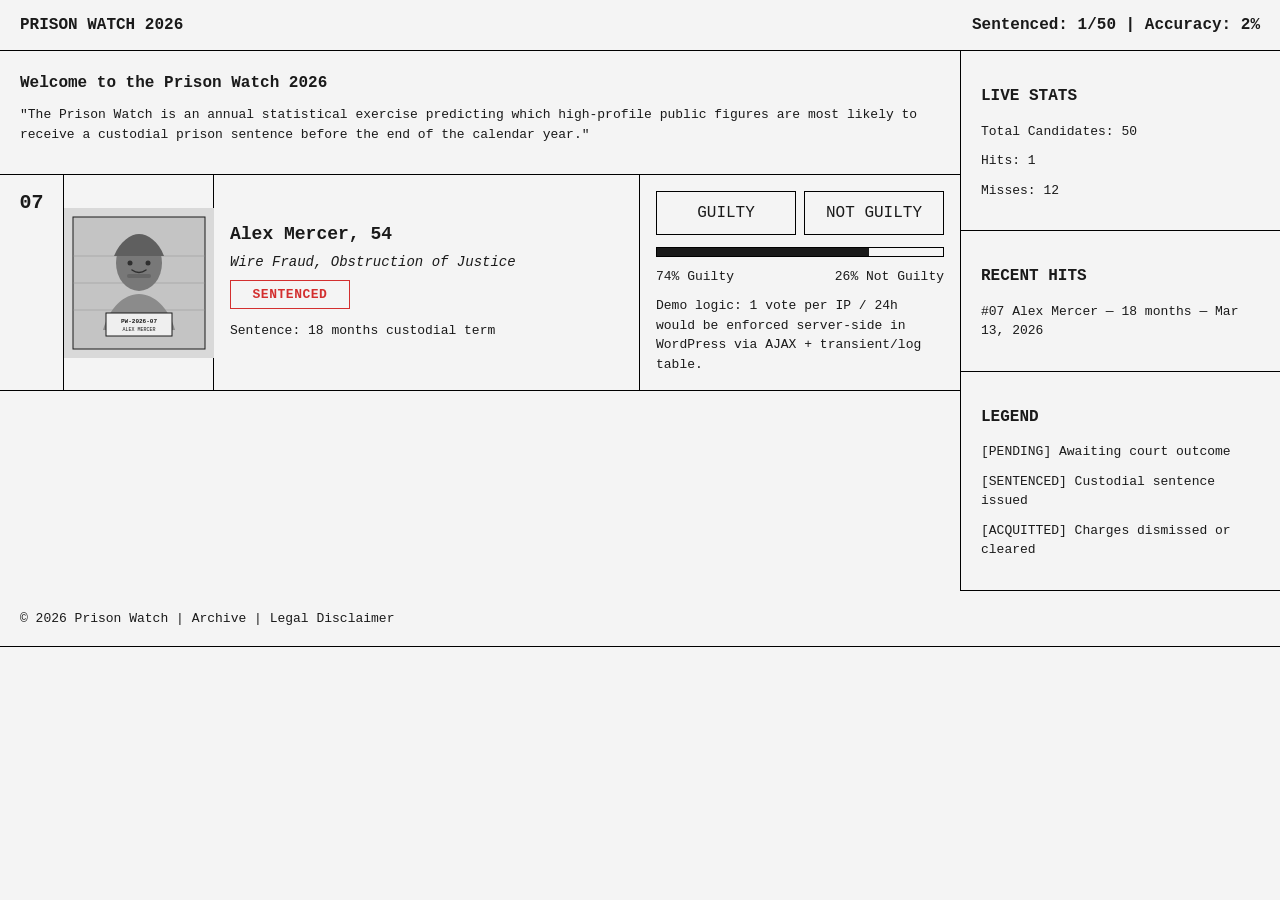
<file: index.html>
<!DOCTYPE html>
<html lang="en">
<head>
  <meta charset="UTF-8">
  <meta http-equiv="refresh" content="0; url=./html_examples/prison-watch-demo.html">
  <meta name="viewport" content="width=device-width, initial-scale=1.0">
  <title>Prison Watch 2026 Demo</title>
  <link rel="icon" href="data:image/svg+xml,%3Csvg xmlns='http://www.w3.org/2000/svg' viewBox='0 0 16 16'%3E%3Crect width='16' height='16' fill='%23f4f4f4'/%3E%3Cpath d='M3 4h10v2H3zm0 3h10v2H3zm0 3h6v2H3z' fill='%231a1a1a'/%3E%3C/svg%3E">
</head>
<body>
  <p><a href="./html_examples/prison-watch-demo.html">Open Prison Watch 2026 demo</a></p>
</body>
</html>
</file>
<file: html_examples/prison-watch-demo.css>
:root {
  --pw-bg: #f4f4f4;
  --pw-text: #1a1a1a;
  --pw-accent: #d32f2f;
  --pw-border: #000000;
}

* {
  box-sizing: border-box;
}

body {
  margin: 0;
  background: var(--pw-bg);
  color: var(--pw-text);
  font-family: "Courier New", "Lucida Console", monospace;
}

.pw-demo {
  min-height: 100vh;
}

.pw-header {
  position: sticky;
  top: 0;
  z-index: 10;
  display: flex;
  justify-content: space-between;
  gap: 16px;
  padding: 16px 20px;
  background: var(--pw-bg);
  border-bottom: 1px solid var(--pw-border);
}

.pw-header__title,
.pw-header__scorecard,
.pw-row__name,
.pw-panel h2 {
  font-weight: 700;
}

.pw-layout {
  display: grid;
  grid-template-columns: minmax(0, 1fr) 320px;
  gap: 0;
}

.pw-main,
.pw-sidebar {
  min-width: 0;
}

.pw-intro,
.pw-panel,
.pw-row,
.pw-footer {
  border-bottom: 1px solid var(--pw-border);
}

.pw-intro,
.pw-panel,
.pw-footer {
  padding: 20px;
}

.pw-sidebar {
  border-left: 1px solid var(--pw-border);
}

.pw-row {
  display: grid;
  grid-template-columns: 64px 150px minmax(0, 1fr) 320px;
  align-items: stretch;
}

.pw-row__rank,
.pw-row__photo-wrap,
.pw-row__dossier,
.pw-row__verdict {
  padding: 16px;
  border-right: 1px solid var(--pw-border);
}

.pw-row__verdict {
  border-right: 0;
}

.pw-row__rank {
  display: flex;
  align-items: flex-start;
  justify-content: center;
  font-size: 20px;
  font-weight: 700;
}

.pw-row__photo-wrap {
  display: flex;
  align-items: center;
  justify-content: center;
}

.pw-row__photo {
  width: 150px;
  height: 150px;
  object-fit: cover;
  filter: grayscale(100%);
}

.pw-row__dossier {
  display: flex;
  flex-direction: column;
  gap: 10px;
  justify-content: center;
}

.pw-row__name {
  font-size: 18px;
}

.pw-row__charge {
  font-size: 14px;
  font-style: italic;
}

.pw-row__meta {
  display: flex;
  flex-wrap: wrap;
  gap: 12px;
  align-items: center;
}

.pw-badge {
  display: inline-flex;
  align-items: center;
  justify-content: center;
  min-width: 120px;
  padding: 6px 10px;
  border: 1px solid var(--pw-border);
  font-size: 13px;
  font-weight: 700;
  letter-spacing: 0.04em;
}

.pw-badge--sentenced {
  color: var(--pw-accent);
  border-color: var(--pw-accent);
}

.pw-row__verdict {
  display: flex;
  flex-direction: column;
  justify-content: center;
  gap: 12px;
}

.pw-row__buttons {
  display: grid;
  grid-template-columns: 1fr 1fr;
  gap: 8px;
}

.pw-button {
  appearance: none;
  border: 1px solid var(--pw-border);
  background: transparent;
  color: var(--pw-text);
  padding: 12px 10px;
  font: inherit;
  cursor: pointer;
}

.pw-button:hover,
.pw-button:focus-visible {
  background: var(--pw-text);
  color: var(--pw-bg);
  outline: none;
}

.pw-bar {
  display: flex;
  height: 10px;
  border: 1px solid var(--pw-border);
}

.pw-bar__guilty {
  background: var(--pw-text);
}

.pw-bar__not-guilty {
  background: var(--pw-bg);
}

.pw-row__percentages {
  display: flex;
  justify-content: space-between;
  gap: 12px;
  font-size: 13px;
}

.pw-row__limit,
.pw-note,
.pw-panel,
.pw-intro {
  font-size: 13px;
  line-height: 1.5;
}

.pw-panel ul {
  list-style: none;
  padding: 0;
  margin: 0;
}

.pw-panel li,
.pw-panel p,
.pw-intro p,
.pw-intro h1 {
  margin: 0 0 10px;
}

.pw-intro h1,
.pw-panel h2 {
  font-size: 16px;
}

.pw-footer {
  font-size: 13px;
}

@media (max-width: 1080px) {
  .pw-layout {
    grid-template-columns: 1fr;
  }

  .pw-sidebar {
    border-left: 0;
    border-top: 1px solid var(--pw-border);
  }

  .pw-row {
    grid-template-columns: 64px 150px minmax(0, 1fr);
  }

  .pw-row__verdict {
    grid-column: 1 / -1;
    border-top: 1px solid var(--pw-border);
  }
}

@media (max-width: 720px) {
  .pw-header {
    flex-direction: column;
  }

  .pw-row {
    grid-template-columns: 84px minmax(0, 1fr);
  }

  .pw-row__rank {
    grid-row: 1 / 3;
  }

  .pw-row__photo-wrap {
    border-right: 0;
    border-bottom: 1px solid var(--pw-border);
  }

  .pw-row__photo {
    width: 100%;
    max-width: 150px;
    height: auto;
    aspect-ratio: 1 / 1;
  }

  .pw-row__dossier {
    border-right: 0;
  }

  .pw-row__buttons,
  .pw-row__percentages {
    grid-template-columns: 1fr;
  }
}
</file>
